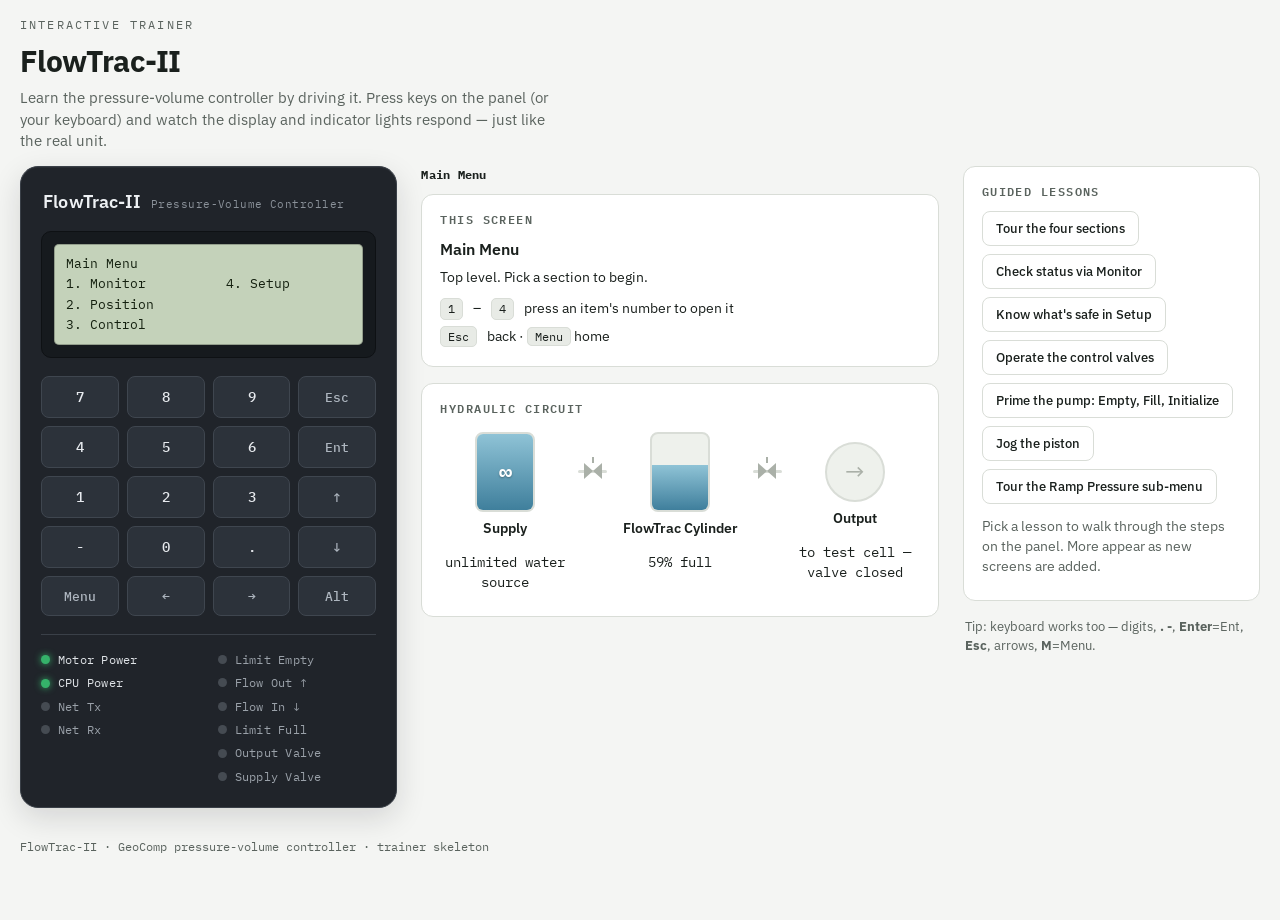
<file: index.html>
<!DOCTYPE html>
<html lang="en">
<head>
<meta charset="UTF-8">
<meta name="viewport" content="width=device-width, initial-scale=1.0">
<title>FlowTrac-II · Interactive Trainer</title>
<link rel="preconnect" href="https://fonts.googleapis.com">
<link rel="preconnect" href="https://fonts.gstatic.com" crossorigin>
<link href="https://fonts.googleapis.com/css2?family=IBM+Plex+Mono:wght@400;500;600&family=IBM+Plex+Sans:wght@400;500;600;700&display=swap" rel="stylesheet">
<link rel="stylesheet" href="css/styles.css">
</head>
<body>
<div class="wrap">
  <header>
    <p class="eyebrow">Interactive Trainer</p>
    <h1>FlowTrac-II</h1>
    <p class="sub">Learn the pressure-volume controller by driving it. Press keys on the panel (or your keyboard) and watch the display and indicator lights respond — just like the real unit.</p>
  </header>

  <div class="stage">
    <!-- ============ DEVICE ============ -->
    <section class="device" aria-label="FlowTrac-II front panel">
      <div class="brand"><b>FlowTrac-II</b><span>Pressure-Volume Controller</span></div>

      <div class="lcd-shell">
        <div class="lcd" id="lcd" role="img" aria-label="Front-panel display"></div>
      </div>

      <div class="keypad" id="keypad" aria-label="Keypad"></div>

      <div class="leds" id="leds" aria-label="Indicator lights"></div>
    </section>

    <!-- ============ MIDDLE: this screen + hydraulic circuit ============ -->
    <div class="info-mid">
      <p class="crumb" id="crumb"></p>

      <div class="card" id="helpCard">
        <h2>This screen</h2>
        <div id="help"></div>
      </div>

      <section class="card hydraulics" aria-label="Hydraulic circuit diagram">
        <h2>Hydraulic Circuit</h2>
        <div class="hydro">
          <div class="hydro-node">
            <div class="tank-shape" aria-hidden="true">
              <div class="tank-water"></div>
              <span class="tank-inf">∞</span>
            </div>
            <p class="hydro-name">Supply</p>
            <p class="hydro-sub">unlimited water source</p>
          </div>

          <div class="hydro-link" id="linkSupply">
            <span class="flow-dot"></span>
            <div class="valve" id="valveSupply" title="Supply Valve"><i class="valve-handle"></i></div>
          </div>

          <div class="hydro-node">
            <div class="cyl-shape" aria-hidden="true">
              <div class="cyl-water" id="cylWater"></div>
            </div>
            <p class="hydro-name">FlowTrac Cylinder</p>
            <p class="hydro-sub"><span id="cylPct">--</span>% full</p>
          </div>

          <div class="hydro-link" id="linkOutput">
            <span class="flow-dot"></span>
            <div class="valve" id="valveOutput" title="Output Valve"><i class="valve-handle"></i></div>
          </div>

          <div class="hydro-node">
            <div class="output-shape" id="outputShape" aria-hidden="true">&rarr;</div>
            <p class="hydro-name">Output</p>
            <p class="hydro-sub" id="outputSub">to test cell</p>
          </div>
        </div>
      </section>
    </div>

    <!-- ============ RIGHT: guided lessons ============ -->
    <div class="info-side">
      <div class="card">
        <h2>Guided lessons</h2>
        <div class="lesson-pick" id="lessonPick"></div>
        <div id="lessonBody"></div>
      </div>

      <p class="hintbar">Tip: keyboard works too — digits, <b>.</b> <b>-</b>, <b>Enter</b>=Ent, <b>Esc</b>, arrows, <b>M</b>=Menu.</p>
    </div>
  </div>

  <footer id="footer">FlowTrac-II · GeoComp pressure-volume controller · trainer skeleton</footer>
</div>

<!-- Screen registry + engine must load before the data/screens/*.js files
     below, since each screen file calls Screens.register() at load time. -->
<script src="js/engine.js"></script>

<!-- data: menu tree, lessons, and one file per captured panel -->
<script src="data/menu.js"></script>
<script src="data/lessons.js"></script>
<script src="data/screens/control-valves.js"></script>
<script src="data/screens/empty.js"></script>
<script src="data/screens/fill.js"></script>
<script src="data/screens/initialize.js"></script>
<script src="data/screens/jog.js"></script>

<!-- device + ui rendering -->
<script src="js/device.js"></script>
<script src="js/ui.js"></script>

<!-- boot, runs last -->
<script src="js/main.js"></script>
</body>
</html>
</file>
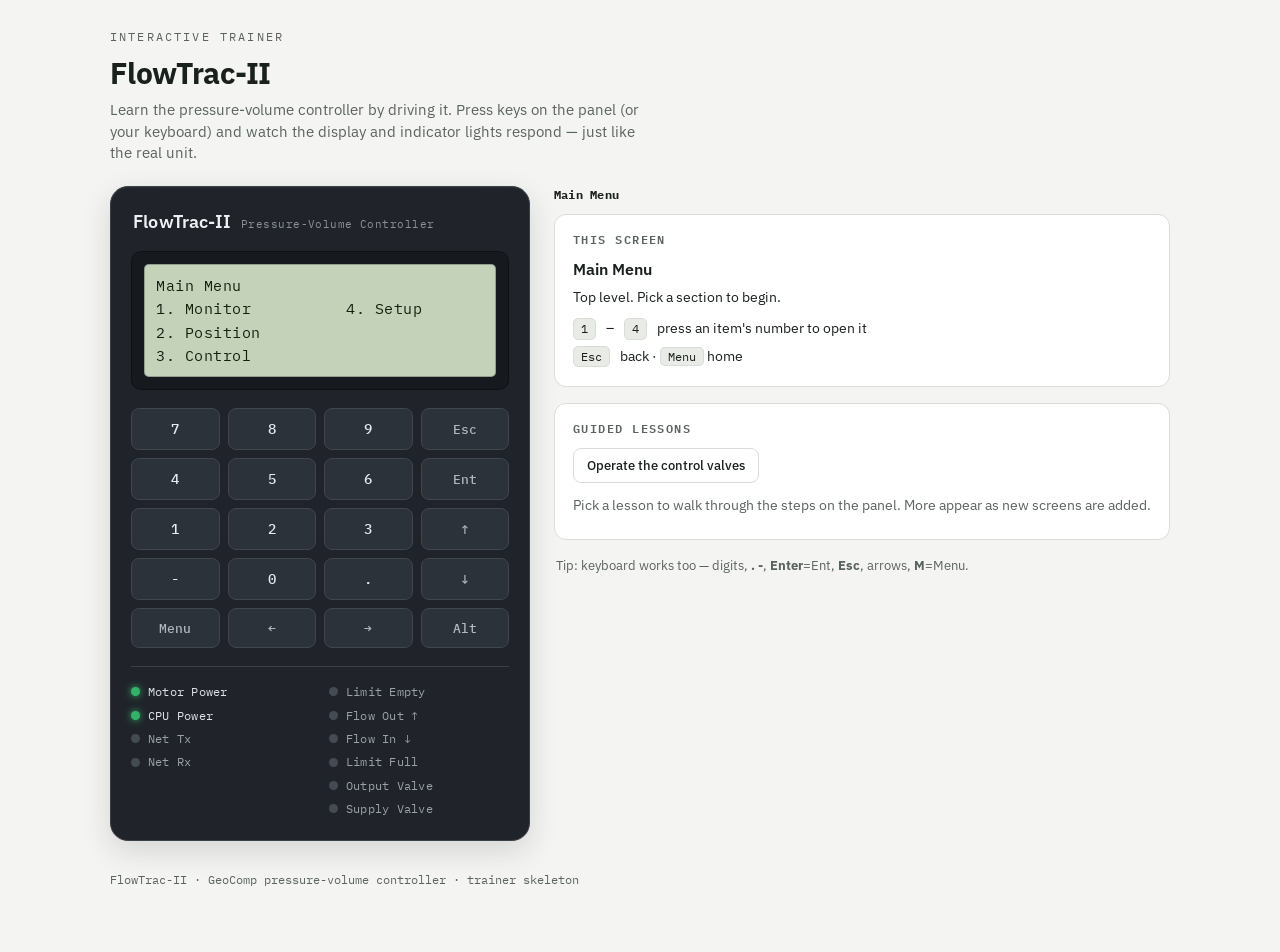
<file: reference-single-file.html>
<!DOCTYPE html>
<html lang="en">
<head>
<meta charset="UTF-8">
<meta name="viewport" content="width=device-width, initial-scale=1.0">
<title>FlowTrac-II · Interactive Trainer</title>
<link rel="preconnect" href="https://fonts.googleapis.com">
<link rel="preconnect" href="https://fonts.gstatic.com" crossorigin>
<link href="https://fonts.googleapis.com/css2?family=IBM+Plex+Mono:wght@400;500;600&family=IBM+Plex+Sans:wght@400;500;600;700&display=swap" rel="stylesheet">
<style>
  :root{
    --bg:#f4f5f3;
    --panel:#ffffff;
    --ink:#1a201d;
    --ink-soft:#5a635e;
    --line:#d9ddd7;
    --line-soft:#e8ebe6;
    --c1:#2f6f8f;   /* Monitor  */
    --c2:#7a5aa6;   /* Position */
    --c3:#c2662b;   /* Control  */
    --c4:#3f8f5c;   /* Setup    */
    /* device */
    --device:#20242a;      /* schematic body */
    --device-line:#3a4048;
    --lcd:#c4d2ba;         /* LCD glass      */
    --lcd-ink:#14200f;
    --lcd-active:#14200f;
    --led-off:#454b52;
    --font-sans:"IBM Plex Sans",system-ui,-apple-system,Segoe UI,Roboto,sans-serif;
    --font-mono:"IBM Plex Mono",ui-monospace,"SF Mono",Menlo,monospace;
  }
  *{box-sizing:border-box}
  html{-webkit-text-size-adjust:100%}
  body{
    margin:0;background:var(--bg);color:var(--ink);
    font-family:var(--font-sans);line-height:1.45;
    padding:28px 20px 64px;
  }
  .wrap{max-width:1060px;margin:0 auto}

  header{margin-bottom:22px}
  .eyebrow{
    font-family:var(--font-mono);font-size:12px;letter-spacing:.18em;
    text-transform:uppercase;color:var(--ink-soft);margin:0 0 6px;
  }
  h1{font-size:30px;font-weight:700;letter-spacing:-.02em;margin:0 0 4px}
  .sub{color:var(--ink-soft);font-size:15px;margin:0;max-width:60ch}

  .stage{display:grid;grid-template-columns:minmax(320px,420px) 1fr;gap:24px;align-items:start}
  @media (max-width:820px){ .stage{grid-template-columns:1fr} }

  /* ---------- schematic device ---------- */
  .device{
    background:var(--device);border:1px solid var(--device-line);
    border-radius:18px;padding:20px 20px 22px;color:#cfd4da;
    box-shadow:0 1px 0 rgba(255,255,255,.04) inset, 0 10px 30px rgba(20,24,28,.14);
  }
  .brand{display:flex;align-items:baseline;gap:10px;margin:2px 2px 16px}
  .brand b{font-size:18px;font-weight:600;letter-spacing:.01em;color:#eef1f4}
  .brand span{font-size:11px;color:#8a9199;font-family:var(--font-mono);letter-spacing:.04em}

  .lcd-shell{
    background:#161a1e;border-radius:10px;padding:12px;border:1px solid #0e1114;
    margin-bottom:18px;
  }
  .lcd{
    background:var(--lcd);border-radius:5px;padding:10px 12px;
    font-family:var(--font-mono);font-size:15px;line-height:1.55;
    color:var(--lcd-ink);box-shadow:0 0 0 1px rgba(0,0,0,.25) inset;
  }
  .lcd .ln{white-space:pre;letter-spacing:.5px;height:1.55em}
  .lcd .ln.active{background:var(--lcd-active);color:var(--lcd);border-radius:2px}

  /* keypad */
  .keypad{display:grid;grid-template-columns:repeat(4,1fr);gap:8px;margin-bottom:18px}
  .key{
    font-family:var(--font-mono);font-size:14px;font-weight:500;
    color:#e7eaee;background:#2c323a;border:1px solid #3f464f;border-radius:8px;
    padding:11px 0;cursor:pointer;transition:background .1s,transform .05s;
    user-select:none;
  }
  .key:hover{background:#353c45}
  .key:active,.key.flash{background:var(--c1);border-color:var(--c1);color:#fff}
  .key.fn{color:#aeb6bf;font-size:12.5px}
  .key:focus-visible{outline:2px solid var(--c1);outline-offset:2px}

  /* LED bank */
  .leds{display:grid;grid-template-columns:1fr 1fr;gap:6px 18px;
    padding-top:16px;border-top:1px solid var(--device-line)}
  .led{display:flex;align-items:center;gap:8px;font-size:12px;color:#9aa1a9;
    font-family:var(--font-mono);letter-spacing:.02em}
  .led i{width:9px;height:9px;border-radius:50%;background:var(--led-off);
    flex:none;transition:background .12s,box-shadow .12s}
  .led.on i{background:var(--_c);box-shadow:0 0 7px var(--_c)}
  .led.on{color:#dfe3e7}

  /* ---------- info column ---------- */
  .crumb{font-family:var(--font-mono);font-size:12px;color:var(--ink-soft);
    letter-spacing:.02em;margin:0 0 10px}
  .crumb b{color:var(--ink)}

  .card{background:var(--panel);border:1px solid var(--line);border-radius:12px;
    padding:16px 18px;margin-bottom:16px}
  .card h2{font-size:12px;font-family:var(--font-mono);letter-spacing:.12em;
    text-transform:uppercase;color:var(--ink-soft);margin:0 0 10px;font-weight:600}
  .card h3{font-size:16px;margin:0 0 6px;font-weight:600}
  .card p{margin:0 0 8px;font-size:14px;color:var(--ink)}
  .card p.muted{color:var(--ink-soft)}
  .keyhelp{list-style:none;margin:8px 0 0;padding:0;font-size:13.5px}
  .keyhelp li{display:flex;gap:10px;padding:3px 0;align-items:baseline}
  .keyhelp kbd{font-family:var(--font-mono);font-size:12px;background:var(--line-soft);
    border:1px solid var(--line);border-radius:5px;padding:1px 7px;flex:none;color:var(--ink)}
  .tag{display:inline-block;font-family:var(--font-mono);font-size:11px;font-weight:500;
    color:#fff;padding:2px 8px;border-radius:5px;letter-spacing:.02em}

  /* lessons */
  .lesson-pick{display:flex;flex-wrap:wrap;gap:8px}
  .btn{font-family:var(--font-sans);font-size:13px;font-weight:500;
    padding:8px 13px;border:1px solid var(--line);border-radius:8px;
    background:var(--panel);color:var(--ink);cursor:pointer;transition:background .15s,border-color .15s}
  .btn:hover{background:#eef1ec;border-color:#c7ccc4}
  .btn.primary{background:var(--c4);border-color:var(--c4);color:#fff}
  .btn.primary:hover{background:#357a4e}
  .btn:focus-visible{outline:2px solid var(--c1);outline-offset:2px}

  .steps{list-style:none;margin:12px 0 0;padding:0;counter-reset:s}
  .steps li{display:flex;gap:10px;align-items:flex-start;padding:7px 0;font-size:14px;
    color:var(--ink-soft);border-top:1px solid var(--line-soft)}
  .steps li:first-child{border-top:0}
  .steps li .mark{width:20px;height:20px;border-radius:50%;flex:none;border:1.5px solid var(--line);
    display:inline-flex;align-items:center;justify-content:center;font-size:11px;
    font-family:var(--font-mono);color:var(--ink-soft);margin-top:1px}
  .steps li.active{color:var(--ink)}
  .steps li.active .mark{border-color:var(--c3);color:var(--c3)}
  .steps li.done{color:var(--ink-soft)}
  .steps li.done .mark{background:var(--c4);border-color:var(--c4);color:#fff}
  .done-banner{background:#eaf5ee;border:1px solid #bfe0cc;color:#276b45;
    border-radius:8px;padding:10px 12px;font-size:14px;margin-top:12px}

  footer{margin-top:30px;font-size:12px;color:var(--ink-soft);font-family:var(--font-mono)}
  .hintbar{font-size:12.5px;color:var(--ink-soft);margin:10px 2px 0}

  @media (prefers-reduced-motion: reduce){ *{transition:none !important} }
</style>
</head>
<body>
<div class="wrap">
  <header>
    <p class="eyebrow">Interactive Trainer</p>
    <h1>FlowTrac-II</h1>
    <p class="sub">Learn the pressure-volume controller by driving it. Press keys on the panel (or your keyboard) and watch the display and indicator lights respond — just like the real unit.</p>
  </header>

  <div class="stage">
    <!-- ============ DEVICE ============ -->
    <section class="device" aria-label="FlowTrac-II front panel">
      <div class="brand"><b>FlowTrac-II</b><span>Pressure-Volume Controller</span></div>

      <div class="lcd-shell">
        <div class="lcd" id="lcd" role="img" aria-label="Front-panel display"></div>
      </div>

      <div class="keypad" id="keypad" aria-label="Keypad"></div>

      <div class="leds" id="leds" aria-label="Indicator lights"></div>
    </section>

    <!-- ============ INFO ============ -->
    <div>
      <p class="crumb" id="crumb"></p>

      <div class="card" id="helpCard">
        <h2>This screen</h2>
        <div id="help"></div>
      </div>

      <div class="card">
        <h2>Guided lessons</h2>
        <div class="lesson-pick" id="lessonPick"></div>
        <div id="lessonBody"></div>
      </div>

      <p class="hintbar">Tip: keyboard works too — digits, <b>.</b> <b>-</b>, <b>Enter</b>=Ent, <b>Esc</b>, arrows, <b>M</b>=Menu.</p>
    </div>
  </div>

  <footer id="footer">FlowTrac-II · GeoComp pressure-volume controller · trainer skeleton</footer>
</div>

<script>
/* =====================================================================
   FLOWTRAC-II TRAINER
   ---------------------------------------------------------------------
   Structure is data-driven so you can add panels one at a time:
     • MENU        – the firmware menu tree (from your menu-tree file)
     • CUSTOM      – interactive screens keyed by menu code (e.g. "2.5")
     • DESCRIPTIONS– help-panel text keyed by code (optional)
     • LESSONS     – guided walkthroughs
   To ADD A NEW PANEL: add an entry to CUSTOM (see "2.5" for the pattern).
   Any leaf without a CUSTOM entry shows a labelled "not captured yet" stub,
   so navigation always works while the system is filled in.
   ===================================================================== */

/* ---- menu tree (FlowTrac-II) ------------------------------------- */
const MONITOR = { code:"1", label:"Monitor", children:[
  { code:"1.1", label:"System" }, { code:"1.2", label:"Debug" },
  { code:"1.3", label:"A/D" }, { code:"1.4", label:"Network" },
  { code:"1.5", label:"Encoder" },
]};
const POSITION = { code:"2", label:"Position", children:[
  { code:"2.1", label:"Empty" }, { code:"2.2", label:"Fill" },
  { code:"2.3", label:"Initialize" }, { code:"2.4", label:"Jog" },
  { code:"2.5", label:"Control Valves" },
]};
const CONTROL = { code:"3", label:"Control", children:[
  { code:"3.1", label:"Ramp Pressure", children:[
    {code:"3.1.1",label:"Pressure Rate"},{code:"3.1.2",label:"Final Pressure"},
    {code:"3.1.3",label:"Maximum Flow"},{code:"3.1.4",label:"Sampling Period"},
    {code:"3.1.5",label:"View Settings"},{code:"3.1.6",label:"Start"} ]},
  { code:"3.2", label:"Cyclic Pressure", children:[
    {code:"3.2.1",label:"Seating Pressure"},{code:"3.2.2",label:"Pressure Amplitude"},
    {code:"3.2.3",label:"Cycle Period"},{code:"3.2.4",label:"Sampling Period"},
    {code:"3.2.5",label:"View Settings"},{code:"3.2.6",label:"Start"} ]},
  { code:"3.3", label:"Ramp Flow", children:[
    {code:"3.3.1",label:"Flow Rate"},{code:"3.3.2",label:"Final Flow"},
    {code:"3.3.3",label:"Maximum Pressure"},{code:"3.3.4",label:"Sampling Period"},
    {code:"3.3.5",label:"View Settings"},{code:"3.3.6",label:"Start"} ]},
  { code:"3.4", label:"Cyclic Flow", children:[
    {code:"3.4.1",label:"Seating Flow"},{code:"3.4.2",label:"Flow Amplitude"},
    {code:"3.4.3",label:"Cycle Period"},{code:"3.4.4",label:"Sampling Period"},
    {code:"3.4.5",label:"View Settings"},{code:"3.4.6",label:"Start"} ]},
]};
const SETUP = { code:"4", label:"Setup", children:[
  { code:"4.1", label:"System", children:[
    {code:"4.1.1",label:"A/D Channels"},{code:"4.1.2",label:"Units"},
    {code:"4.1.3",label:"Restart"},{code:"4.1.4",label:"Save/Restore"},
    {code:"4.1.5",label:"Firmware Update"},{code:"4.1.6",label:"Revision"} ]},
  { code:"4.2", label:"Network", children:[ {code:"4.2.1",label:"Node ID Setup"} ]},
  { code:"4.3", label:"A/D", children:[ {code:"4.3.1",label:"Channel X"} ]},
  { code:"4.4", label:"PID", children:[
    {code:"4.4.1",label:"P-Gain"},{code:"4.4.2",label:"I-Gain"},{code:"4.4.3",label:"D-Gain"},
    {code:"4.4.4",label:"V-Offset"},{code:"4.4.5",label:"I-Limit"},{code:"4.4.6",label:"V-Limit"},
    {code:"4.4.7",label:"Dither Ampl."},{code:"4.4.8",label:"Dither Freq."} ]},
  { code:"4.5", label:"Motor", children:[
    {code:"4.5.1",label:"Frequency"},{code:"4.5.2",label:"Acceleration"},
    {code:"4.5.3",label:"Step Capacity"},{code:"4.5.4",label:"Step Factor"} ]},
]};
const TREE = { code:"", label:"Main Menu", children:[MONITOR, POSITION, CONTROL, SETUP] };

/* index every node by code */
const nodeByCode = {};
(function index(n){ nodeByCode[n.code]=n; (n.children||[]).forEach(index); })(TREE);

const SECTION = c => "c" + (c ? c[0] : "1");   /* colour class helper */
const SEC_COLOR = {"1":"var(--c1)","2":"var(--c2)","3":"var(--c3)","4":"var(--c4)"};

/* ---- device state ------------------------------------------------- */
const state = {
  power:{motor:true, cpu:true},
  net:{tx:false, rx:false},
  limitEmpty:false, limitFull:false, flowOut:false, flowIn:false,
  outputValve:"closed",   // "open" | "closed"
  supplyValve:"closed",
};

/* ---- LCD geometry (confirm exact width from the hardware manual) --- */
const COLS = 40, ROWS = 4;
const pad = s => (s + " ".repeat(COLS)).slice(0, COLS);
const col2 = (l,r) => pad(pad(l).slice(0,20) + r);   /* two-column line */

/* =====================================================================
   CUSTOM SCREENS  — add new panels here, one at a time.
   A screen returns { lines:[up to 4 strings] } and handles keys.
   ===================================================================== */
const CUSTOM = {
  /* 2.5 Control Valves — captured from the real display */
  "2.5": {
    render(){
      const o = state.outputValve, s = state.supplyValve;
      return { lines:[
        col2("Output Valve","Supply Valve"),
        col2("1. Open","3. Open"),
        col2("2. Close","4. Close"),
        col2("Valve is "+o, "Valve is "+s),
      ]};
    },
    key(k){
      if(k==="1") state.outputValve="open";
      else if(k==="2") state.outputValve="closed";
      else if(k==="3") state.supplyValve="open";
      else if(k==="4") state.supplyValve="closed";
    },
    help:`<h3>Control Valves</h3>
      <p>Manually open or close the two valves. Watch the <b>Output Valve</b> and
      <b>Supply Valve</b> lights on the panel change as you do.</p>
      <ul class="keyhelp">
        <li><kbd>1</kbd><span>Open the output valve</span></li>
        <li><kbd>2</kbd><span>Close the output valve</span></li>
        <li><kbd>3</kbd><span>Open the supply valve</span></li>
        <li><kbd>4</kbd><span>Close the supply valve</span></li>
        <li><kbd>Esc</kbd><span>Back to the Position menu</span></li>
      </ul>`,
  },
};

/* ---- help text for menus (optional, keyed by code) --------------- */
const DESCRIPTIONS = {
  "":  "Top level. Pick a section to begin.",
  "1": "Live readouts — system status, sensor channels, network and encoder.",
  "2": "Move the piston and drive the valves: empty, fill, initialise, jog, and manual valve control.",
  "3": "Run automated tests — ramp or cycle either pressure or flow.",
  "4": "Configure the instrument: units, network, sensor channels, PID tuning and motor.",
};

/* =====================================================================
   ENGINE
   ===================================================================== */
let stack = [""];                       // navigation stack of codes
const sel = {};                         // menu code -> selected index
const visited = new Set();              // codes ever reached (for lessons)
const current = () => stack[stack.length-1];

function go(code){ stack.push(code); sel[code]=sel[code]||0; visited.add(code); render(); afterInput(); }
function back(){ if(stack.length>1) stack.pop(); render(); afterInput(); }
function home(){ stack=[""]; render(); afterInput(); }

function press(k){
  const code = current();
  if(k==="Menu"){ home(); return; }

  const custom = CUSTOM[code];
  if(custom){
    if(k==="Esc"){ back(); return; }
    custom.key && custom.key(k);
    render(); afterInput(); return;
  }

  const node = nodeByCode[code];
  if(node && node.children){                     // menu screen — number-selected, like the hardware
    if(k==="Esc") back();
    else if(/^[0-9]$/.test(k)){ const i=+k-1; if(i>=0 && i<node.children.length) go(node.children[i].code); }
    afterInput();
    return;
  }
  /* stub leaf */
  if(k==="Esc") back();
}

/* ---- menu -> LCD lines (two-column, matching the real display) ----
   From position.jpeg: a title line, then items numbered "N. Label" that
   fill the LEFT column top-to-bottom, then continue down the RIGHT column.
   A title + 3 rows holds up to 6 items; longer menus drop the title for
   a 4th row (up to 8 items). Selection is by number key, like the hardware. */
function menuLines(node, code){
  const items = node.children;
  const useTitle = items.length <= 6;
  const rows = useTitle ? 3 : 4;
  const out = [];
  if(useTitle) out.push(code === "" ? "Main Menu" : node.label);
  for(let r = 0; r < rows; r++){
    const li = r, ri = rows + r;
    const left  = li < items.length ? (li+1) + ". " + items[li].label : "";
    const right = ri < items.length ? (ri+1) + ". " + items[ri].label : "";
    out.push(col2(left, right));
  }
  while(out.length < ROWS) out.push("");
  return out.slice(0, ROWS);
}

/* ---- screen -> LCD lines ----------------------------------------- */
function screenLines(){
  const code = current();
  const custom = CUSTOM[code];
  if(custom) return { lines: custom.render().lines.map(pad), active:-1 };

  const node = nodeByCode[code];
  if(node && node.children) return { lines: menuLines(node, code).map(pad), active:-1 };

  /* stub */
  return { lines:[ pad(node?node.label:""), pad(""), pad("Panel not captured yet."), pad("Esc = back") ], active:-1 };
}

/* =====================================================================
   RENDER
   ===================================================================== */
const lcdEl=document.getElementById("lcd");
const ledsEl=document.getElementById("leds");
const crumbEl=document.getElementById("crumb");
const helpEl=document.getElementById("help");

function render(){
  const {lines, active} = screenLines();
  lcdEl.innerHTML = lines.map((t,i)=>
    `<div class="ln${i===active?" active":""}">${t.replace(/ /g,"\u00a0")}</div>`).join("");
  renderLEDs();
  renderCrumb();
  renderHelp();
}

/* LEDs */
const LEDS = {
  left:[ {id:"motor",label:"Motor Power",c:"#35b26a"},{id:"cpu",label:"CPU Power",c:"#35b26a"},
         {id:"tx",label:"Net Tx",c:"#d8a13a"},{id:"rx",label:"Net Rx",c:"#d8a13a"} ],
  right:[ {id:"limitEmpty",label:"Limit Empty",c:"#d1493f"},{id:"flowOut",label:"Flow Out \u2191",c:"#35b26a"},
          {id:"flowIn",label:"Flow In \u2193",c:"#35b26a"},{id:"limitFull",label:"Limit Full",c:"#d1493f"},
          {id:"outputValve",label:"Output Valve",c:"#35b26a"},{id:"supplyValve",label:"Supply Valve",c:"#35b26a"} ],
};
function lit(id){
  switch(id){
    case "motor": return state.power.motor; case "cpu": return state.power.cpu;
    case "tx": return state.net.tx; case "rx": return state.net.rx;
    case "limitEmpty": return state.limitEmpty; case "limitFull": return state.limitFull;
    case "flowOut": return state.flowOut; case "flowIn": return state.flowIn;
    case "outputValve": return state.outputValve==="open";
    case "supplyValve": return state.supplyValve==="open";
  }
  return false;
}
function renderLEDs(){
  const cell = L => `<div class="led${lit(L.id)?" on":""}" style="--_c:${L.c}"><i></i>${L.label}</div>`;
  /* interleave columns so the CSS grid lays them out left/right */
  let html="";
  const n=Math.max(LEDS.left.length, LEDS.right.length);
  for(let i=0;i<n;i++){
    html += LEDS.left[i]?cell(LEDS.left[i]):"<div></div>";
    html += LEDS.right[i]?cell(LEDS.right[i]):"<div></div>";
  }
  ledsEl.innerHTML=html;
}

/* breadcrumb */
function renderCrumb(){
  const labels = stack.map(c => c==="" ? "Main Menu" : nodeByCode[c].label);
  crumbEl.innerHTML = labels.map((l,i)=> i===labels.length-1 ? "<b>"+l+"</b>" : l).join(" &rsaquo; ");
}

/* help panel */
function renderHelp(){
  const code=current(), custom=CUSTOM[code], node=nodeByCode[code];
  if(custom){ helpEl.innerHTML=custom.help; return; }
  if(node && node.children){
    const color = code==="" ? "var(--c1)" : SEC_COLOR[code[0]];
    helpEl.innerHTML =
      `<h3>${code?code+" ":""}${node.label}</h3>`+
      `<p>${DESCRIPTIONS[code]||""}</p>`+
      `<ul class="keyhelp">
        <li><kbd>1</kbd>–<kbd>${node.children.length}</kbd><span>press an item's number to open it</span></li>
        <li><kbd>Esc</kbd><span>back &middot; <kbd>Menu</kbd> home</span></li>
      </ul>`;
    return;
  }
  helpEl.innerHTML =
    `<h3>${node?node.label:""}</h3>`+
    `<p class="muted">This panel hasn't been added to the trainer yet — the display shows a placeholder.
      Send its screen capture and it slots in here.</p>
     <ul class="keyhelp"><li><kbd>Esc</kbd><span>back to the menu</span></li></ul>`;
}

/* =====================================================================
   KEYPAD  (4 cols x 5 rows, matching the hardware)
   ===================================================================== */
const KEYS = [
  ["7","8","9",{k:"Esc",fn:1}],
  ["4","5","6",{k:"Ent",fn:1}],
  ["1","2","3",{k:"Up",fn:1,lbl:"\u2191"}],
  [{k:"-"},"0",{k:"."},{k:"Down",fn:1,lbl:"\u2193"}],
  [{k:"Menu",fn:1},{k:"Left",fn:1,lbl:"\u2190"},{k:"Right",fn:1,lbl:"\u2192"},{k:"Alt",fn:1}],
];
const keypadEl=document.getElementById("keypad");
const keyBtns={};
KEYS.flat().forEach(spec=>{
  const key = typeof spec==="string" ? spec : spec.k;
  const lbl = typeof spec==="string" ? spec : (spec.lbl||spec.k);
  const b=document.createElement("button");
  b.className="key"+(typeof spec==="object"&&spec.fn?" fn":"");
  b.textContent=lbl; b.dataset.key=key;
  b.setAttribute("aria-label",key);
  b.addEventListener("click",()=>{ flash(key); press(key); });
  keypadEl.appendChild(b);
  keyBtns[key]=b;
});
function flash(key){
  const b=keyBtns[key]; if(!b) return;
  b.classList.add("flash"); setTimeout(()=>b.classList.remove("flash"),110);
}

/* keyboard mapping */
const KB = {"Enter":"Ent","Escape":"Esc","ArrowUp":"Up","ArrowDown":"Down",
  "ArrowLeft":"Left","ArrowRight":"Right"};
document.addEventListener("keydown",e=>{
  let k=null;
  if(/^[0-9]$/.test(e.key)) k=e.key;
  else if(e.key==="."||e.key==="-") k=e.key;
  else if(KB[e.key]) k=KB[e.key];
  else if(e.key==="m"||e.key==="M") k="Menu";
  else if(e.key==="a"||e.key==="A") k="Alt";
  if(k){ e.preventDefault(); flash(k); press(k); }
});

/* =====================================================================
   GUIDED LESSONS
   ===================================================================== */
const LESSONS = [
  {
    id:"valves",
    title:"Operate the control valves",
    blurb:"Find the Control Valves panel, open both valves, then close them again. Watch the panel lights follow along.",
    steps:[
      { t:"From the Main Menu, open <b>Position</b> (press 2).", done:()=>visited.has("2") },
      { t:"Open <b>Control Valves</b> (press 5).", done:()=>visited.has("2.5") },
      { t:"Open the output valve (press 1).", done:()=>state.outputValve==="open" },
      { t:"Open the supply valve (press 3).", done:()=>state.supplyValve==="open" },
      { t:"Close both valves (press 2, then 4).", done:()=>state.outputValve==="closed"&&state.supplyValve==="closed" },
    ],
  },
];
let lesson=null, step=0;
const lessonPick=document.getElementById("lessonPick");
const lessonBody=document.getElementById("lessonBody");

function renderLessonPick(){
  lessonPick.innerHTML="";
  LESSONS.forEach(L=>{
    const b=document.createElement("button");
    b.className="btn"+(lesson&&lesson.id===L.id?" primary":"");
    b.textContent=L.title;
    b.onclick=()=>startLesson(L.id);
    lessonPick.appendChild(b);
  });
}
function startLesson(id){ lesson=LESSONS.find(l=>l.id===id); step=0; renderLessonPick(); renderLesson(); }
function renderLesson(){
  if(!lesson){ lessonBody.innerHTML='<p class="muted" style="margin-top:12px;font-size:14px">Pick a lesson to walk through the steps on the panel. More appear as new screens are added.</p>'; return; }
  const complete = step>=lesson.steps.length;
  let html=`<p class="muted" style="margin:12px 0 0;font-size:14px">${lesson.blurb}</p><ol class="steps">`;
  lesson.steps.forEach((s,i)=>{
    const cls = i<step?"done":(i===step?"active":"");
    const mark = i<step?"\u2713":(i+1);
    html+=`<li class="${cls}"><span class="mark">${mark}</span><span>${s.t}</span></li>`;
  });
  html+="</ol>";
  if(complete) html+='<div class="done-banner">Done — you\'ve operated both valves. Pick another lesson or explore the menus freely.</div>';
  lessonBody.innerHTML=html;
}
function afterInput(){
  if(lesson && step<lesson.steps.length){
    /* advance through any steps now satisfied */
    while(step<lesson.steps.length && lesson.steps[step].done()) step++;
    renderLesson();
  }
}

/* ---- boot -------------------------------------------------------- */
renderLessonPick();
renderLesson();
render();
</script>
</body>
</html>
</file>
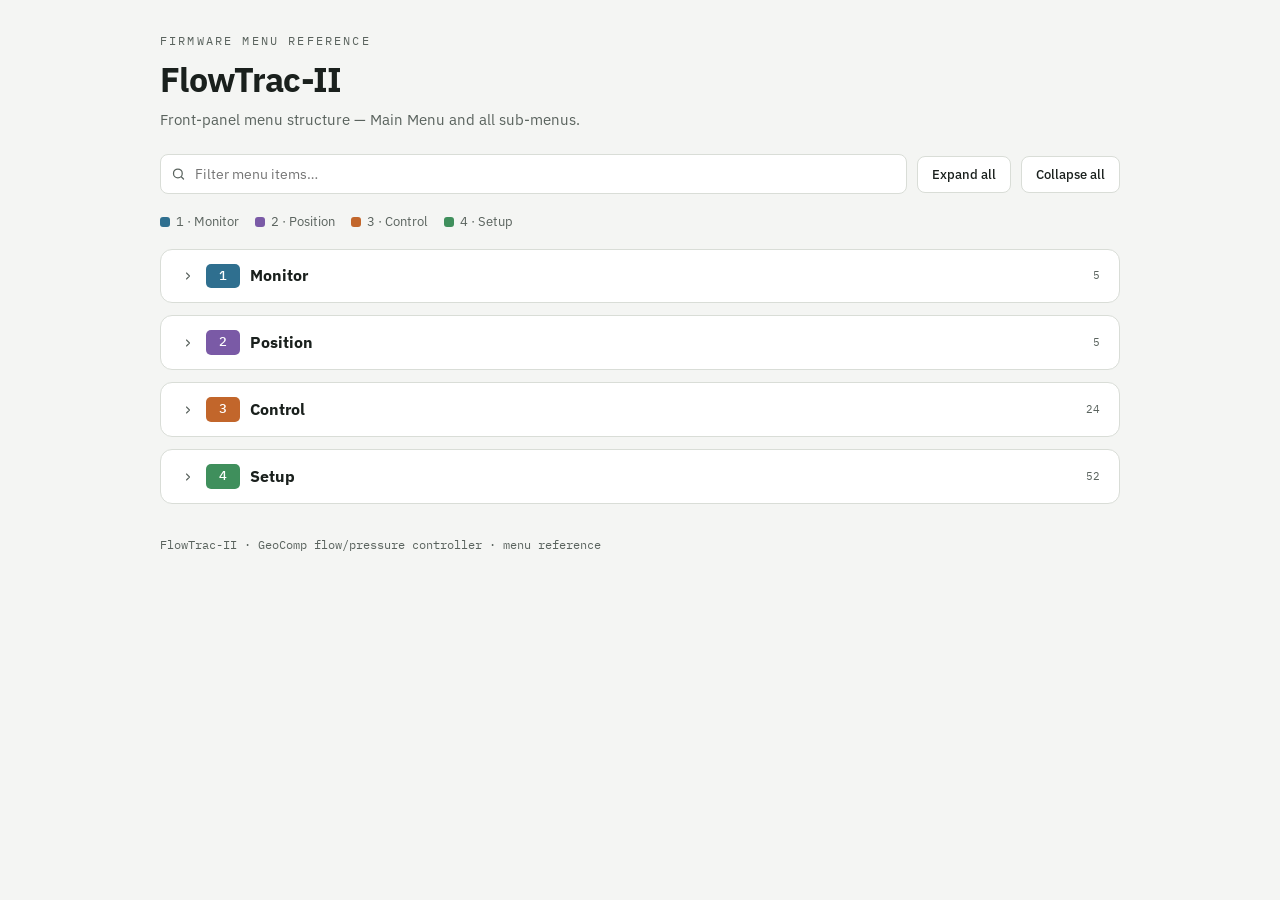
<file: assets/flowtrac-ii-menu-tree.html>
<!DOCTYPE html>
<html lang="en">
<head>
<meta charset="UTF-8">
<meta name="viewport" content="width=device-width, initial-scale=1.0">
<title>FlowTrac-II · Menu Tree</title>
<link rel="preconnect" href="https://fonts.googleapis.com">
<link rel="preconnect" href="https://fonts.gstatic.com" crossorigin>
<link href="https://fonts.googleapis.com/css2?family=IBM+Plex+Mono:wght@400;500;600&family=IBM+Plex+Sans:wght@400;500;600;700&display=swap" rel="stylesheet">
<style>
  :root{
    --bg:#f4f5f3;
    --panel:#ffffff;
    --ink:#1a201d;
    --ink-soft:#5a635e;
    --line:#d9ddd7;
    --line-soft:#e8ebe6;
    /* one hue per top-level branch */
    --c1:#2f6f8f;   /* Monitor  */
    --c2:#7a5aa6;   /* Position */
    --c3:#c2662b;   /* Control  */
    --c4:#3f8f5c;   /* Setup    */
    --font-sans:"IBM Plex Sans",system-ui,-apple-system,Segoe UI,Roboto,sans-serif;
    --font-mono:"IBM Plex Mono",ui-monospace,"SF Mono",Menlo,monospace;
  }
  *{box-sizing:border-box}
  html{-webkit-text-size-adjust:100%}
  body{
    margin:0;background:var(--bg);color:var(--ink);
    font-family:var(--font-sans);line-height:1.45;
    padding:32px 20px 80px;
  }
  .wrap{max-width:960px;margin:0 auto}

  /* ---- header ---- */
  header{margin-bottom:24px}
  .eyebrow{
    font-family:var(--font-mono);font-size:12px;letter-spacing:.18em;
    text-transform:uppercase;color:var(--ink-soft);margin:0 0 6px;
  }
  h1{
    font-size:34px;font-weight:700;letter-spacing:-.02em;margin:0 0 4px;
  }
  .sub{color:var(--ink-soft);font-size:15px;margin:0}

  /* ---- toolbar ---- */
  .toolbar{
    display:flex;flex-wrap:wrap;gap:10px;align-items:center;
    margin:22px 0 18px;
  }
  .search{
    flex:1 1 240px;position:relative;min-width:200px;
  }
  .search input{
    width:100%;font-family:var(--font-sans);font-size:14px;
    padding:10px 12px 10px 34px;border:1px solid var(--line);
    border-radius:8px;background:var(--panel);color:var(--ink);
    outline:none;transition:border-color .15s,box-shadow .15s;
  }
  .search input:focus{border-color:var(--c1);box-shadow:0 0 0 3px rgba(47,111,143,.15)}
  .search svg{position:absolute;left:11px;top:50%;transform:translateY(-50%);
    width:15px;height:15px;color:var(--ink-soft)}
  .btn{
    font-family:var(--font-sans);font-size:13px;font-weight:500;
    padding:9px 14px;border:1px solid var(--line);border-radius:8px;
    background:var(--panel);color:var(--ink);cursor:pointer;
    transition:background .15s,border-color .15s;
  }
  .btn:hover{background:#eef1ec;border-color:#c7ccc4}
  .btn:focus-visible{outline:2px solid var(--c1);outline-offset:2px}

  /* ---- legend ---- */
  .legend{display:flex;flex-wrap:wrap;gap:16px;margin:0 0 18px;
    font-size:12.5px;color:var(--ink-soft)}
  .legend span{display:inline-flex;align-items:center;gap:6px}
  .dot{width:10px;height:10px;border-radius:3px;display:inline-block}

  /* ---- tree ---- */
  .tree{list-style:none;margin:0;padding:0}
  .tree ul{list-style:none;margin:0;padding:0}

  .node{position:relative}

  .row{
    display:flex;align-items:center;gap:10px;
    padding:7px 12px;border-radius:8px;
    border:1px solid transparent;
    transition:background .12s;
  }
  .node.branch > .row{cursor:pointer}
  .node.branch > .row:hover{background:var(--line-soft)}
  .row:focus-visible{outline:2px solid currentColor;outline-offset:1px}

  .twist{
    width:16px;height:16px;flex:none;display:inline-flex;
    align-items:center;justify-content:center;color:var(--ink-soft);
    transition:transform .18s ease;
  }
  .node.leaf > .row .twist{visibility:hidden}
  .node.collapsed > .row .twist{transform:rotate(-90deg)}

  .code{
    font-family:var(--font-mono);font-size:12.5px;font-weight:500;
    color:#fff;padding:2px 7px;border-radius:5px;flex:none;
    min-width:34px;text-align:center;letter-spacing:.01em;
  }
  .label{font-size:14.5px;font-weight:500}
  .node.leaf .label{font-weight:400}
  .count{
    font-family:var(--font-mono);font-size:11px;color:var(--ink-soft);
    margin-left:auto;flex:none;
  }

  /* nested container + guide line */
  .children{
    margin-left:19px;padding-left:20px;
    border-left:1.5px solid var(--line);
    overflow:hidden;
  }
  .node.collapsed > .children{display:none}

  /* section tinting: colour the code chip + guide line by root branch */
  .sec1 .code{background:var(--c1)} .sec1 > .children{border-color:var(--c1)}
  .sec2 .code{background:var(--c2)} .sec2 > .children{border-color:var(--c2)}
  .sec3 .code{background:var(--c3)} .sec3 > .children{border-color:var(--c3)}
  .sec4 .code{background:var(--c4)} .sec4 > .children{border-color:var(--c4)}
  .sec1 .row:focus-visible{outline-color:var(--c1)}
  .sec2 .row:focus-visible{outline-color:var(--c2)}
  .sec3 .row:focus-visible{outline-color:var(--c3)}
  .sec4 .row:focus-visible{outline-color:var(--c4)}

  /* top-level rows sit in their own card */
  .tree > .node{
    background:var(--panel);border:1px solid var(--line);
    border-radius:12px;margin-bottom:12px;padding:6px;
  }
  .tree > .node > .row .label{font-weight:700;font-size:16px}
  .tree > .node > .row .code{font-size:13px;padding:3px 9px}

  /* search highlight / hide */
  .hit > .row .label mark{background:#ffe39a;color:inherit;border-radius:2px;padding:0 1px}
  .filtered{display:none !important}

  .empty{color:var(--ink-soft);font-size:14px;padding:20px 4px;display:none}

  footer{margin-top:32px;font-size:12px;color:var(--ink-soft);
    font-family:var(--font-mono)}

  @media (max-width:520px){
    body{padding:20px 12px 60px}
    h1{font-size:26px}
    .children{margin-left:10px;padding-left:14px}
  }

  /* ---- print ---- */
  @media print{
    body{background:#fff;padding:0;color:#000}
    .toolbar,footer{display:none}
    .tree > .node{border-color:#bbb;break-inside:avoid;box-shadow:none}
    .node.collapsed > .children{display:block !important}
    .node.collapsed > .row .twist{transform:none}
    .filtered{display:block !important}
    .row:hover{background:none}
  }
</style>
</head>
<body>
<div class="wrap">
  <header>
    <p class="eyebrow">Firmware Menu Reference</p>
    <h1>FlowTrac-II</h1>
    <p class="sub">Front-panel menu structure — Main Menu and all sub-menus.</p>
  </header>

  <div class="toolbar">
    <div class="search">
      <svg viewBox="0 0 24 24" fill="none" stroke="currentColor" stroke-width="2" stroke-linecap="round"><circle cx="11" cy="11" r="7"/><path d="m20 20-3.2-3.2"/></svg>
      <input id="q" type="search" placeholder="Filter menu items…" autocomplete="off" aria-label="Filter menu items">
    </div>
    <button class="btn" id="expandAll">Expand all</button>
    <button class="btn" id="collapseAll">Collapse all</button>
  </div>

  <div class="legend" aria-hidden="true">
    <span><i class="dot" style="background:var(--c1)"></i>1 · Monitor</span>
    <span><i class="dot" style="background:var(--c2)"></i>2 · Position</span>
    <span><i class="dot" style="background:var(--c3)"></i>3 · Control</span>
    <span><i class="dot" style="background:var(--c4)"></i>4 · Setup</span>
  </div>

  <ul class="tree" id="tree" aria-label="FlowTrac-II menu tree"></ul>
  <p class="empty" id="empty">No menu items match your filter.</p>

  <footer>FlowTrac-II · GeoComp flow/pressure controller · menu reference</footer>
</div>

<script>
/* ---- menu data (edit here to update the tree) ---- */
const MENU = [
  { code:"1", label:"Monitor", children:[
    { code:"1.1", label:"System" },
    { code:"1.2", label:"Debug" },
    { code:"1.3", label:"A/D" },
    { code:"1.4", label:"Network" },
    { code:"1.5", label:"Encoder" },
  ]},
  { code:"2", label:"Position", children:[
    { code:"2.1", label:"Empty" },
    { code:"2.2", label:"Fill" },
    { code:"2.3", label:"Initialize" },
    { code:"2.4", label:"Jog" },
    { code:"2.5", label:"Control Valves" },
  ]},
  { code:"3", label:"Control", children:[
    { code:"3.1", label:"Ramp Pressure", children:[
      { code:"3.1.1", label:"Pressure Rate" },
      { code:"3.1.2", label:"Final Pressure" },
      { code:"3.1.3", label:"Maximum Flow" },
      { code:"3.1.4", label:"Sampling Period" },
      { code:"3.1.5", label:"View Settings" },
      { code:"3.1.6", label:"Start" },
    ]},
    { code:"3.2", label:"Cyclic Pressure", children:[
      { code:"3.2.1", label:"Seating Press" },
      { code:"3.2.2", label:"Press Amplitude" },
      { code:"3.2.3", label:"Cycle Period" },
      { code:"3.2.4", label:"Sampling Period" },
      { code:"3.2.5", label:"View Settings" },
      { code:"3.2.6", label:"Start" },
    ]},
    { code:"3.3", label:"Ramp Flow", children:[
      { code:"3.3.1", label:"Flow Rate" },
      { code:"3.3.2", label:"Final Flow" },
      { code:"3.3.3", label:"Maximum Press" },
      { code:"3.3.4", label:"Sampling Period" },
      { code:"3.3.5", label:"View Settings" },
      { code:"3.3.6", label:"Start" },
    ]},
    { code:"3.4", label:"Cyclic Flow", children:[
      { code:"3.4.1", label:"Flow Offset" },
      { code:"3.4.2", label:"Flow Amplitude" },
      { code:"3.4.3", label:"Cycle Period" },
      { code:"3.4.4", label:"Sampling Period" },
      { code:"3.4.5", label:"View Settings" },
      { code:"3.4.6", label:"Start" },
    ]},
  ]},
  { code:"4", label:"Setup", children:[
    { code:"4.1", label:"System", children:[
      { code:"4.1.1", label:"A/D Channels" },
      { code:"4.1.2", label:"Units" },
      { code:"4.1.3", label:"Restart" },
      { code:"4.1.4", label:"Save/Restore", children:[
        { code:"4.1.4.1", label:"Save A" },
        { code:"4.1.4.2", label:"Save B" },
        { code:"4.1.4.3", label:"Restore A" },
        { code:"4.1.4.4", label:"Restore B" },
      ]},
      { code:"4.1.5", label:"Firmware Update" },
      { code:"4.1.6", label:"Revision" },
    ]},
    { code:"4.2", label:"Network", children:[
      { code:"4.2.1", label:"Node ID Setup" },
    ]},
    { code:"4.3", label:"A/D", children:[
      { code:"4.3.1", label:"Channel 1", children:[
        { code:"4.3.1.1", label:"Type" },
        { code:"4.3.1.2", label:"Excitation" },
        { code:"4.3.1.3", label:"Polarity" },
        { code:"4.3.1.4", label:"Range" },
        { code:"4.3.1.5", label:"Factor" },
        { code:"4.3.1.6", label:"Offset" },
        { code:"4.3.1.7", label:"Low. Lim." },
        { code:"4.3.1.8", label:"Up. Lim." },
        { code:"4.3.1.9", label:"Advanced", children:[
          { code:"4.3.1.9.1", label:"Mode" },
          { code:"4.3.1.9.2", label:"Rate" },
          { code:"4.3.1.9.3", label:"Filter" },
          { code:"4.3.1.9.4", label:"Chop" },
          { code:"4.3.1.9.5", label:"Fast" },
        ]},
      ]},
      { code:"4.3.2", label:"Channel 2", children:[
        { code:"4.3.2.1", label:"Type" },
        { code:"4.3.2.2", label:"Excitation" },
        { code:"4.3.2.3", label:"Polarity" },
        { code:"4.3.2.4", label:"Range" },
        { code:"4.3.2.5", label:"Factor" },
        { code:"4.3.2.6", label:"Offset" },
        { code:"4.3.2.7", label:"Low. Lim." },
        { code:"4.3.2.8", label:"Up. Lim." },
        { code:"4.3.2.9", label:"Advanced", children:[
          { code:"4.3.2.9.1", label:"Mode" },
          { code:"4.3.2.9.2", label:"Rate" },
          { code:"4.3.2.9.3", label:"Filter" },
          { code:"4.3.2.9.4", label:"Chop" },
          { code:"4.3.2.9.5", label:"Fast" },
        ]},
      ]},
    ]},
    { code:"4.4", label:"PID", children:[
      { code:"4.4.1", label:"P-Gain" },
      { code:"4.4.2", label:"I-Gain" },
      { code:"4.4.3", label:"D-Gain" },
      { code:"4.4.4", label:"V-Offset" },
      { code:"4.4.5", label:"I-Limit" },
      { code:"4.4.6", label:"V-Limit" },
      { code:"4.4.7", label:"Dither Ampl." },
      { code:"4.4.8", label:"Dither Freq." },
      { code:"4.4.9", label:"Advanced", children:[
        { code:"4.4.9.1", label:"Filter" },
        { code:"4.4.9.2", label:"FB Channel" },
        { code:"4.4.9.3", label:"Anti-Windup" },
        { code:"4.4.9.4", label:"Derivative FB" },
      ]},
    ]},
    { code:"4.5", label:"Motor", children:[
      { code:"4.5.1", label:"Frequency" },
      { code:"4.5.2", label:"Acceleration" },
      { code:"4.5.3", label:"Step Capacity" },
      { code:"4.5.4", label:"Step Factor" },
    ]},
  ]},
];

/* ---- render ---- */
const tree = document.getElementById("tree");
const chevron = '<svg viewBox="0 0 24 24" width="12" height="12" fill="none" stroke="currentColor" stroke-width="2.2" stroke-linecap="round" stroke-linejoin="round"><path d="m6 9 6 6 6-6"/></svg>';

function countLeaves(node){
  if(!node.children) return 1;
  return node.children.reduce((s,c)=>s+countLeaves(c),0);
}

function build(node, sectionClass){
  const li = document.createElement("li");
  const hasKids = node.children && node.children.length;
  li.className = "node " + (hasKids ? "branch" : "leaf") + " " + sectionClass;
  if(hasKids) li.classList.add("collapsed"); // start collapsed

  const row = document.createElement("div");
  row.className = "row";
  row.setAttribute("role","treeitem");
  row.tabIndex = 0;
  row.innerHTML =
    '<span class="twist">'+(hasKids?chevron:"")+'</span>'+
    '<span class="code">'+node.code+'</span>'+
    '<span class="label">'+node.label+'</span>'+
    (hasKids?'<span class="count">'+countLeaves(node)+'</span>':'');
  li.appendChild(row);

  if(hasKids){
    const ul = document.createElement("ul");
    ul.className = "children";
    node.children.forEach(c => ul.appendChild(build(c, sectionClass)));
    li.appendChild(ul);
    const toggle = () => li.classList.toggle("collapsed");
    row.addEventListener("click", toggle);
    row.addEventListener("keydown", e=>{
      if(e.key==="Enter"||e.key===" "){ e.preventDefault(); toggle(); }
    });
  }
  return li;
}

MENU.forEach(root => tree.appendChild(build(root, "sec"+root.code)));

/* ---- expand / collapse all ---- */
const allBranches = () => [...tree.querySelectorAll(".node.branch")];
document.getElementById("expandAll").onclick = () =>
  allBranches().forEach(n=>n.classList.remove("collapsed"));
document.getElementById("collapseAll").onclick = () =>
  allBranches().forEach(n=>n.classList.add("collapsed"));

/* ---- search / filter ---- */
const q = document.getElementById("q");
const empty = document.getElementById("empty");

function clearMarks(){
  tree.querySelectorAll("mark").forEach(m=>{
    m.replaceWith(document.createTextNode(m.textContent));
  });
  tree.querySelectorAll(".label").forEach(l=>l.normalize());
}

function resetFilter(){
  clearMarks();
  tree.querySelectorAll(".node").forEach(n=>{
    n.classList.remove("filtered","hit");
    if(n.classList.contains("branch")) n.classList.add("collapsed");
  });
}

q.addEventListener("input", ()=>{
  const term = q.value.trim().toLowerCase();
  clearMarks();
  if(!term){ resetFilter(); empty.style.display="none"; return; }

  let anyHit = false;
  const nodes = [...tree.querySelectorAll(".node")];
  nodes.forEach(n=>{ n.classList.remove("filtered","hit"); });

  nodes.forEach(n=>{
    const labelEl = n.querySelector(":scope > .row .label");
    const codeEl  = n.querySelector(":scope > .row .code");
    const text = (labelEl.textContent + " " + codeEl.textContent).toLowerCase();
    if(text.includes(term)){
      n.classList.add("hit");
      anyHit = true;
      // highlight in label
      const lbl = labelEl.textContent;
      const i = lbl.toLowerCase().indexOf(term);
      if(i>-1){
        labelEl.innerHTML = lbl.slice(0,i)+"<mark>"+lbl.slice(i,i+term.length)+"</mark>"+lbl.slice(i+term.length);
      }
    }
  });

  // show a node if it is a hit OR has a descendant hit; reveal ancestors of hits
  nodes.forEach(n=>{
    const selfHit = n.classList.contains("hit");
    const descHit = n.querySelector(".node.hit");
    if(selfHit || descHit){
      n.classList.remove("filtered","collapsed"); // expand path to matches
    } else {
      n.classList.add("filtered");
    }
  });

  empty.style.display = anyHit ? "none" : "block";
});

// Esc clears the search
q.addEventListener("keydown", e=>{ if(e.key==="Escape"){ q.value=""; resetFilter(); empty.style.display="none"; }});
</script>
</body>
</html>
</file>
<file: css/styles.css>
:root{
  --bg:#f4f5f3;
  --panel:#ffffff;
  --ink:#1a201d;
  --ink-soft:#5a635e;
  --line:#d9ddd7;
  --line-soft:#e8ebe6;
  --c1:#2f6f8f;   /* Monitor  */
  --c2:#7a5aa6;   /* Position */
  --c3:#c2662b;   /* Control  */
  --c4:#3f8f5c;   /* Setup    */
  /* device */
  --device:#20242a;      /* schematic body */
  --device-line:#3a4048;
  --lcd:#c4d2ba;         /* LCD glass      */
  --lcd-ink:#14200f;
  --lcd-active:#14200f;
  --led-off:#454b52;
  --font-sans:"IBM Plex Sans",system-ui,-apple-system,Segoe UI,Roboto,sans-serif;
  --font-mono:"IBM Plex Mono",ui-monospace,"SF Mono",Menlo,monospace;
}
*{box-sizing:border-box}
html{-webkit-text-size-adjust:100%}
body{
  margin:0;background:var(--bg);color:var(--ink);
  font-family:var(--font-sans);line-height:1.45;
  padding:16px 20px 64px;
}
.wrap{max-width:1400px;margin:0 auto}

header{margin-bottom:14px}
.eyebrow{
  font-family:var(--font-mono);font-size:12px;letter-spacing:.18em;
  text-transform:uppercase;color:var(--ink-soft);margin:0 0 6px;
}
h1{font-size:30px;font-weight:700;letter-spacing:-.02em;margin:0 0 4px}
.sub{color:var(--ink-soft);font-size:15px;margin:0;max-width:60ch}

/* device (pump) on the left, "this screen" + hydraulic circuit in the
   middle, guided lessons on the right */
.stage{
  display:grid;align-items:start;gap:24px;justify-content:center;
  grid-template-areas:"device mid side";
  grid-template-columns:minmax(340px,460px) minmax(480px,620px) minmax(260px,360px);
}
.device{grid-area:device}
.info-mid{grid-area:mid}
.info-side{grid-area:side}
.hydraulics{margin-bottom:0}

/* not enough room for three columns: stack mid+side into one column
   beside the device panel */
@media (max-width:1180px){
  .stage{
    justify-content:start;
    grid-template-areas:"device mid" "device side";
    grid-template-columns:minmax(340px,460px) minmax(0,1fr);
    grid-template-rows:auto auto;
  }
}

@media (max-width:560px){
  .stage{grid-template-areas:"device" "mid" "side";grid-template-columns:1fr}
  .lcd{font-size:11px}
  .device{position:static}
}

/* ---------- schematic device ---------- */
.device{
  background:var(--device);border:1px solid var(--device-line);
  border-radius:18px;padding:20px 20px 22px;color:#cfd4da;
  box-shadow:0 1px 0 rgba(255,255,255,.04) inset, 0 10px 30px rgba(20,24,28,.14);
  position:sticky;top:16px;
}
.brand{display:flex;align-items:baseline;gap:10px;margin:2px 2px 16px}
.brand b{font-size:18px;font-weight:600;letter-spacing:.01em;color:#eef1f4}
.brand span{font-size:11px;color:#8a9199;font-family:var(--font-mono);letter-spacing:.04em}

.lcd-shell{
  background:#161a1e;border-radius:10px;padding:12px;border:1px solid #0e1114;
  margin-bottom:18px;
}
.lcd{
  background:var(--lcd);border-radius:5px;padding:10px 12px;
  font-family:var(--font-mono);font-size:13px;line-height:1.55;
  color:var(--lcd-ink);box-shadow:0 0 0 1px rgba(0,0,0,.25) inset;
}
.lcd .ln{white-space:pre;letter-spacing:0;height:1.55em}
.lcd .ln.active{background:var(--lcd-active);color:var(--lcd);border-radius:2px}

/* keypad */
.keypad{display:grid;grid-template-columns:repeat(4,1fr);gap:8px;margin-bottom:18px}
.key{
  font-family:var(--font-mono);font-size:14px;font-weight:500;
  color:#e7eaee;background:#2c323a;border:1px solid #3f464f;border-radius:8px;
  padding:11px 0;cursor:pointer;transition:background .1s,transform .05s;
  user-select:none;
}
.key:hover{background:#353c45}
.key:active,.key.flash{background:var(--c1);border-color:var(--c1);color:#fff}
.key.fn{color:#aeb6bf;font-size:12.5px}
.key:focus-visible{outline:2px solid var(--c1);outline-offset:2px}

/* LED bank */
.leds{display:grid;grid-template-columns:1fr 1fr;gap:6px 18px;
  padding-top:16px;border-top:1px solid var(--device-line)}
.led{display:flex;align-items:center;gap:8px;font-size:12px;color:#9aa1a9;
  font-family:var(--font-mono);letter-spacing:.02em}
.led i{width:9px;height:9px;border-radius:50%;background:var(--led-off);
  flex:none;transition:background .12s,box-shadow .12s}
.led.on i{background:var(--_c);box-shadow:0 0 7px var(--_c)}
.led.on{color:#dfe3e7}

/* ---------- info column ---------- */
.crumb{font-family:var(--font-mono);font-size:12px;color:var(--ink-soft);
  letter-spacing:.02em;margin:0 0 10px}
.crumb b{color:var(--ink)}

.card{background:var(--panel);border:1px solid var(--line);border-radius:12px;
  padding:16px 18px;margin-bottom:16px}
.card h2{font-size:12px;font-family:var(--font-mono);letter-spacing:.12em;
  text-transform:uppercase;color:var(--ink-soft);margin:0 0 10px;font-weight:600}
.card h3{font-size:16px;margin:0 0 6px;font-weight:600}
.card p{margin:0 0 8px;font-size:14px;color:var(--ink)}
.card p.muted{color:var(--ink-soft)}
.keyhelp{list-style:none;margin:8px 0 0;padding:0;font-size:13.5px}
.keyhelp li{display:flex;gap:10px;padding:3px 0;align-items:baseline}
.keyhelp kbd{font-family:var(--font-mono);font-size:12px;background:var(--line-soft);
  border:1px solid var(--line);border-radius:5px;padding:1px 7px;flex:none;color:var(--ink)}
.tag{display:inline-block;font-family:var(--font-mono);font-size:11px;font-weight:500;
  color:#fff;padding:2px 8px;border-radius:5px;letter-spacing:.02em}

/* lessons */
.lesson-pick{display:flex;flex-wrap:wrap;gap:8px}
.btn{font-family:var(--font-sans);font-size:13px;font-weight:500;
  padding:8px 13px;border:1px solid var(--line);border-radius:8px;
  background:var(--panel);color:var(--ink);cursor:pointer;transition:background .15s,border-color .15s}
.btn:hover{background:#eef1ec;border-color:#c7ccc4}
.btn.primary{background:var(--c4);border-color:var(--c4);color:#fff}
.btn.primary:hover{background:#357a4e}
.btn:focus-visible{outline:2px solid var(--c1);outline-offset:2px}

.steps{list-style:none;margin:12px 0 0;padding:0;counter-reset:s}
.steps li{display:flex;gap:10px;align-items:flex-start;padding:7px 0;font-size:14px;
  color:var(--ink-soft);border-top:1px solid var(--line-soft)}
.steps li:first-child{border-top:0}
.steps li .mark{width:20px;height:20px;border-radius:50%;flex:none;border:1.5px solid var(--line);
  display:inline-flex;align-items:center;justify-content:center;font-size:11px;
  font-family:var(--font-mono);color:var(--ink-soft);margin-top:1px}
.steps li.active{color:var(--ink)}
.steps li.active .mark{border-color:var(--c3);color:var(--c3)}
.steps li.done{color:var(--ink-soft)}
.steps li.done .mark{background:var(--c4);border-color:var(--c4);color:#fff}
.done-banner{background:#eaf5ee;border:1px solid #bfe0cc;color:#276b45;
  border-radius:8px;padding:10px 12px;font-size:14px;margin-top:12px}

/* ---------- hydraulic circuit diagram ---------- */
.hydro{display:flex;align-items:flex-start;gap:8px;flex-wrap:wrap;justify-content:space-between;padding-top:4px}
.hydro-node{display:flex;flex-direction:column;align-items:center;gap:6px;width:130px;text-align:center}
.hydro-name{margin:4px 0 0;font-size:13px;font-weight:600;color:var(--ink)}
.hydro-sub{margin:0;font-size:11.5px;color:var(--ink-soft);font-family:var(--font-mono);min-height:1.4em}

.tank-shape,.cyl-shape{
  position:relative;width:60px;height:80px;border-radius:8px;flex:none;
  background:#eef1ec;border:2px solid var(--line);overflow:hidden;
}
.tank-water{position:absolute;inset:0;background:linear-gradient(180deg,#8fc3d6,#3f7f9c)}
.tank-inf{position:absolute;inset:0;display:flex;align-items:center;justify-content:center;
  color:#fff;font-family:var(--font-mono);font-size:22px;font-weight:600;text-shadow:0 1px 2px rgba(0,0,0,.3)}

.cyl-water{position:absolute;left:0;right:0;bottom:0;height:0%;
  background:linear-gradient(180deg,#8fc3d6,#3f7f9c);transition:height .5s ease}

.output-shape{
  width:60px;height:60px;margin-top:10px;border-radius:50%;flex:none;
  display:flex;align-items:center;justify-content:center;font-size:24px;
  color:#aab0a8;background:#eef1ec;border:2px solid var(--line);
  transition:color .2s,border-color .2s,background .2s;
}
.output-shape.open{color:#fff;background:var(--c3);border-color:var(--c3)}

.hydro-link{flex:1 1 20px;min-width:20px;height:3px;margin-top:38px;
  background:var(--line);border-radius:2px;position:relative}
.hydro-link .flow-dot{position:absolute;top:-3.5px;left:0;width:9px;height:9px;
  border-radius:50%;background:var(--c3);opacity:0}
.hydro-link.flowing .flow-dot{opacity:1;animation:flowmove 1.1s linear infinite}
@keyframes flowmove{ from{left:0} to{left:calc(100% - 9px)} }

/* gate-valve symbol sitting on the pipe — colour mirrors the matching
   Supply/Output Valve LED on the control panel, so both read as one state */
.valve{position:absolute;top:50%;left:50%;width:18px;height:16px;
  transform:translate(-50%,-50%);z-index:1}
.valve::before,.valve::after{content:"";position:absolute;top:0;width:0;height:0;
  border-top:8px solid transparent;border-bottom:8px solid transparent;
  transition:border-color .2s}
.valve::before{left:0;border-left:9px solid #aab0a8}
.valve::after{right:0;border-right:9px solid #aab0a8}
.valve .valve-handle{position:absolute;left:50%;bottom:100%;width:2px;height:6px;
  background:#aab0a8;transform:translateX(-50%);transition:background .2s}
.valve.open::before,.valve.open::after{border-left-color:#35b26a;border-right-color:#35b26a}
.valve.open .valve-handle{background:#35b26a}
@media (prefers-reduced-motion: reduce){
  .hydro-link.flowing .flow-dot{animation:none;opacity:.9;left:calc(50% - 4.5px)}
}

footer{margin-top:30px;font-size:12px;color:var(--ink-soft);font-family:var(--font-mono)}
.hintbar{font-size:12.5px;color:var(--ink-soft);margin:10px 2px 0}

@media (prefers-reduced-motion: reduce){ *{transition:none !important} }
</file>
